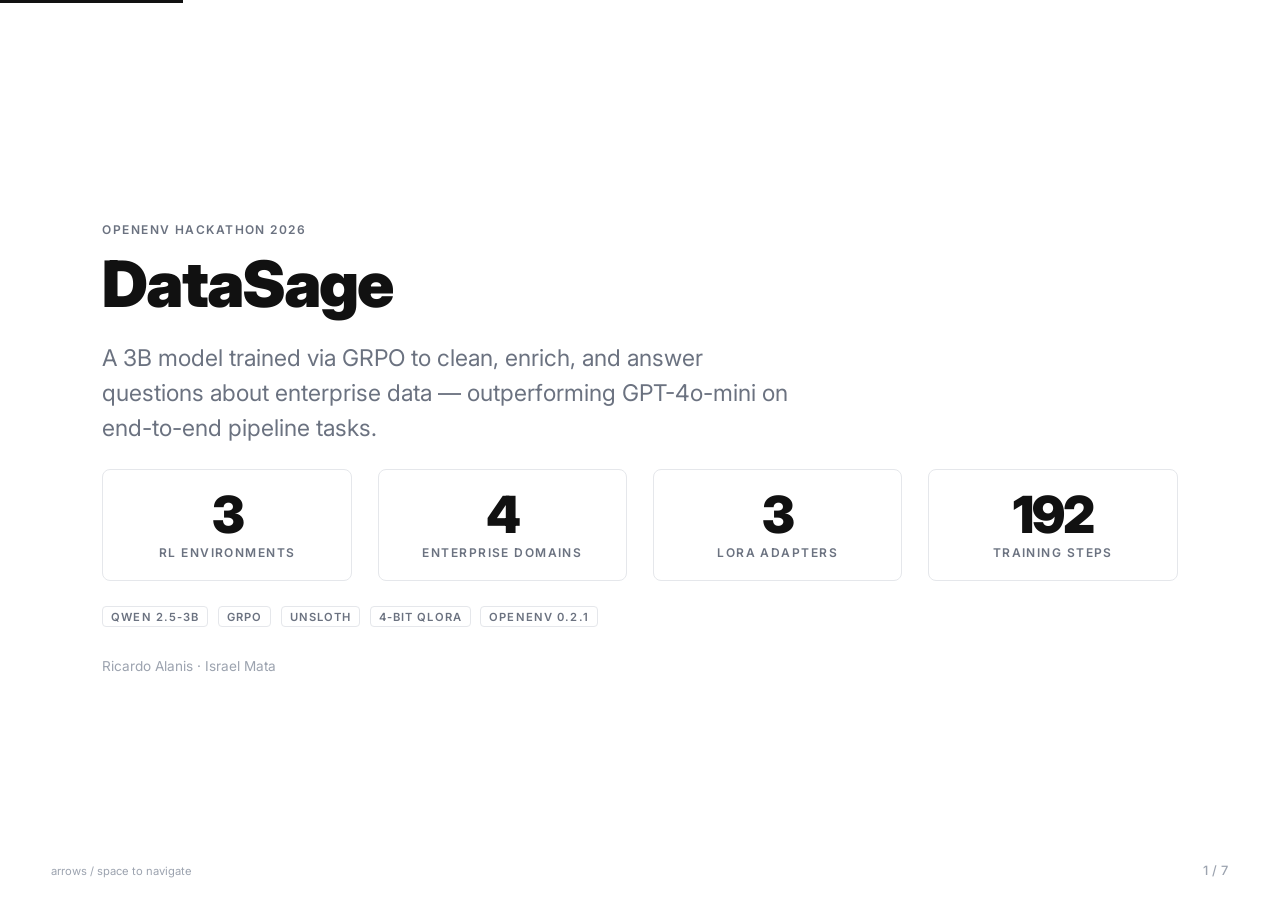
<file: presentation.html>
<!DOCTYPE html>
<html lang="en">
<head>
<meta charset="UTF-8">
<meta name="viewport" content="width=device-width, initial-scale=1.0">
<title>DataSage — OpenEnv Hackathon 2026</title>
<style>
  @import url('https://fonts.googleapis.com/css2?family=Inter:wght@300;400;500;600;700;800;900&display=swap');

  *, *::before, *::after { margin: 0; padding: 0; box-sizing: border-box; }

  :root {
    --black: #111;
    --gray-700: #374151;
    --gray-500: #6b7280;
    --gray-400: #9ca3af;
    --gray-200: #e5e7eb;
    --gray-100: #f3f4f6;
    --accent: #111;
    --cleaning: #d97706;
    --enrichment: #dc2626;
    --answering: #2563eb;
    --green: #059669;
  }

  html { font-size: 16px; }

  body {
    font-family: 'Inter', -apple-system, sans-serif;
    background: #fff;
    color: var(--black);
    overflow: hidden;
    height: 100vh;
    width: 100vw;
  }

  /* ── Slide system ── */
  .deck { position: relative; width: 100vw; height: 100vh; }

  .slide {
    position: absolute;
    inset: 0;
    display: flex;
    flex-direction: column;
    justify-content: center;
    padding: 6vh 8vw;
    opacity: 0;
    pointer-events: none;
    transition: opacity 0.45s ease;
  }
  .slide.active {
    opacity: 1;
    pointer-events: auto;
  }

  /* ── Progress bar ── */
  .progress {
    position: fixed;
    top: 0; left: 0;
    height: 3px;
    background: var(--black);
    transition: width 0.4s ease;
    z-index: 100;
  }

  /* ── Slide counter ── */
  .counter {
    position: fixed;
    bottom: 2.5vh;
    right: 4vw;
    font-size: 0.8rem;
    font-weight: 500;
    color: var(--gray-400);
    z-index: 100;
    letter-spacing: 0.05em;
  }

  /* ── Nav hint ── */
  .nav-hint {
    position: fixed;
    bottom: 2.5vh;
    left: 4vw;
    font-size: 0.7rem;
    color: var(--gray-400);
    z-index: 100;
  }

  /* ── Typography ── */
  h1 {
    font-size: clamp(2.8rem, 5vw, 4.5rem);
    font-weight: 900;
    line-height: 1.05;
    letter-spacing: -0.03em;
    margin-bottom: 1.5rem;
  }
  h2 {
    font-size: clamp(2rem, 3.5vw, 3rem);
    font-weight: 800;
    line-height: 1.1;
    letter-spacing: -0.025em;
    margin-bottom: 1.2rem;
  }
  h3 {
    font-size: clamp(1.1rem, 1.8vw, 1.4rem);
    font-weight: 700;
    line-height: 1.3;
    margin-bottom: 0.6rem;
  }
  p, li {
    font-size: clamp(0.95rem, 1.4vw, 1.15rem);
    line-height: 1.6;
    color: var(--gray-700);
  }
  .subtitle {
    font-size: clamp(1.1rem, 1.8vw, 1.5rem);
    font-weight: 400;
    color: var(--gray-500);
    line-height: 1.5;
    max-width: 50ch;
  }
  .big-number {
    font-size: clamp(3rem, 6vw, 5.5rem);
    font-weight: 900;
    letter-spacing: -0.04em;
    line-height: 1;
  }
  .label {
    font-size: 0.75rem;
    font-weight: 600;
    text-transform: uppercase;
    letter-spacing: 0.12em;
    color: var(--gray-500);
  }
  .tag {
    display: inline-block;
    font-size: 0.7rem;
    font-weight: 600;
    text-transform: uppercase;
    letter-spacing: 0.1em;
    padding: 0.25em 0.7em;
    border: 1.5px solid var(--gray-200);
    border-radius: 4px;
    color: var(--gray-500);
    margin-right: 0.5em;
    margin-bottom: 0.4em;
  }

  /* ── Layout helpers ── */
  .row { display: flex; gap: 3vw; align-items: flex-start; }
  .col { flex: 1; min-width: 0; }
  .col-narrow { flex: 0 0 38%; }
  .col-wide { flex: 0 0 58%; }
  .gap-sm { gap: 1.5vw; }
  .mt-1 { margin-top: 0.8rem; }
  .mt-2 { margin-top: 1.5rem; }
  .mt-3 { margin-top: 2.5rem; }
  .mb-1 { margin-bottom: 0.8rem; }

  /* ── Pipeline diagram ── */
  .pipeline-flow {
    display: flex;
    align-items: center;
    gap: 0;
    margin: 2rem 0;
  }
  .pipeline-stage {
    flex: 1;
    padding: 1.5rem 1.2rem;
    border: 2px solid;
    border-radius: 8px;
    text-align: center;
    position: relative;
  }
  .pipeline-stage h3 { margin-bottom: 0.3rem; font-size: 1rem; }
  .pipeline-stage p { font-size: 0.8rem; color: var(--gray-500); margin: 0; }
  .pipeline-stage .stage-metric {
    font-size: 1.6rem;
    font-weight: 800;
    margin-top: 0.5rem;
    line-height: 1;
  }
  .pipeline-arrow {
    font-size: 1.5rem;
    color: var(--gray-400);
    flex-shrink: 0;
    padding: 0 0.5rem;
  }
  .stage-cleaning { border-color: var(--cleaning); }
  .stage-cleaning .stage-metric { color: var(--cleaning); }
  .stage-enrichment { border-color: var(--enrichment); }
  .stage-enrichment .stage-metric { color: var(--enrichment); }
  .stage-answering { border-color: var(--answering); }
  .stage-answering .stage-metric { color: var(--answering); }
  .stage-insight { border-color: var(--green); background: var(--green); color: #fff; }
  .stage-insight p { color: rgba(255,255,255,0.8); }
  .stage-insight .stage-metric { color: #fff; }

  .domains-row {
    display: flex;
    gap: 0.5rem;
    justify-content: center;
    margin-top: 1.5rem;
  }
  .domain-chip {
    font-size: 0.75rem;
    font-weight: 600;
    padding: 0.35em 1em;
    border: 1.5px solid var(--gray-200);
    border-radius: 100px;
    color: var(--gray-700);
  }

  /* ── Bar chart ── */
  .chart-group { margin-bottom: 1.8rem; }
  .chart-group-title {
    font-size: 0.75rem;
    font-weight: 600;
    text-transform: uppercase;
    letter-spacing: 0.1em;
    color: var(--gray-500);
    margin-bottom: 0.6rem;
  }
  .bar-row {
    display: flex;
    align-items: center;
    margin-bottom: 0.45rem;
    height: 1.8rem;
  }
  .bar-label {
    width: 130px;
    font-size: 0.78rem;
    font-weight: 500;
    color: var(--gray-700);
    text-align: right;
    padding-right: 1rem;
    flex-shrink: 0;
    white-space: nowrap;
  }
  .bar-track {
    flex: 1;
    height: 100%;
    background: var(--gray-100);
    border-radius: 4px;
    overflow: hidden;
    position: relative;
  }
  .bar-fill {
    height: 100%;
    border-radius: 4px;
    transition: width 0.8s cubic-bezier(0.25, 0.46, 0.45, 0.94);
    display: flex;
    align-items: center;
    padding-right: 0.6rem;
    justify-content: flex-end;
    min-width: 2.5rem;
  }
  .bar-value {
    font-size: 0.72rem;
    font-weight: 700;
    color: #fff;
    white-space: nowrap;
  }
  .bar-value-outside {
    font-size: 0.72rem;
    font-weight: 700;
    margin-left: 0.5rem;
    flex-shrink: 0;
  }

  /* ── Stat cards ── */
  .stats-row {
    display: flex;
    gap: 2vw;
    margin: 1.5rem 0;
  }
  .stat-card {
    flex: 1;
    padding: 1.2rem 1.5rem;
    border: 1.5px solid var(--gray-200);
    border-radius: 8px;
    text-align: center;
  }
  .stat-card .big-number {
    font-size: clamp(2rem, 4vw, 3.2rem);
  }
  .stat-card .label {
    margin-top: 0.3rem;
  }

  /* ── Comparison table ── */
  .comp-table {
    width: 100%;
    border-collapse: collapse;
    margin-top: 1rem;
    font-size: 0.9rem;
  }
  .comp-table th {
    text-align: left;
    font-weight: 600;
    font-size: 0.72rem;
    text-transform: uppercase;
    letter-spacing: 0.08em;
    color: var(--gray-500);
    padding: 0.6rem 1rem;
    border-bottom: 2px solid var(--black);
  }
  .comp-table td {
    padding: 0.7rem 1rem;
    border-bottom: 1px solid var(--gray-200);
    font-variant-numeric: tabular-nums;
  }
  .comp-table tr.highlight td {
    font-weight: 700;
    background: var(--gray-100);
  }
  .comp-table .winner {
    font-weight: 800;
  }

  /* ── Links grid ── */
  .links-grid {
    display: grid;
    grid-template-columns: 1fr 1fr;
    gap: 1rem;
    margin-top: 1.5rem;
  }
  .link-card {
    padding: 1.2rem 1.5rem;
    border: 1.5px solid var(--gray-200);
    border-radius: 8px;
    text-decoration: none;
    color: var(--black);
    transition: border-color 0.2s, background 0.2s;
  }
  .link-card:hover {
    border-color: var(--black);
    background: var(--gray-100);
  }
  .link-card h3 { font-size: 0.95rem; margin-bottom: 0.2rem; }
  .link-card p { font-size: 0.78rem; color: var(--gray-500); margin: 0; }
  .link-card .link-url {
    font-size: 0.72rem;
    color: var(--gray-400);
    margin-top: 0.4rem;
    font-family: 'SF Mono', 'Fira Code', monospace;
    word-break: break-all;
  }

  /* ── Key insight callout ── */
  .callout {
    border-left: 4px solid var(--black);
    padding: 1rem 1.5rem;
    background: var(--gray-100);
    border-radius: 0 6px 6px 0;
    margin: 1.5rem 0;
  }
  .callout p {
    font-size: clamp(0.95rem, 1.3vw, 1.1rem);
    font-weight: 500;
    color: var(--black);
    font-style: italic;
  }

  /* ── Before/After ── */
  .before-after {
    display: flex;
    gap: 2rem;
    align-items: stretch;
    margin: 1.5rem 0;
  }
  .ba-card {
    flex: 1;
    padding: 1.5rem;
    border-radius: 8px;
    border: 1.5px solid var(--gray-200);
  }
  .ba-card.before { }
  .ba-card.after { border-color: var(--black); background: var(--gray-100); }
  .ba-card h3 { font-size: 0.8rem; text-transform: uppercase; letter-spacing: 0.1em; color: var(--gray-500); margin-bottom: 0.8rem; }
  .ba-card .ba-number { font-size: 2.5rem; font-weight: 900; line-height: 1; margin-bottom: 0.3rem; }
  .ba-card .ba-detail { font-size: 0.85rem; color: var(--gray-500); }

  /* ── Persona pills ── */
  .persona-row {
    display: flex;
    gap: 1rem;
    margin-top: 1rem;
  }
  .persona-pill {
    flex: 1;
    text-align: center;
    padding: 0.8rem;
    border: 1.5px solid var(--gray-200);
    border-radius: 8px;
  }
  .persona-pill .persona-name { font-size: 0.78rem; font-weight: 600; color: var(--gray-500); text-transform: uppercase; letter-spacing: 0.08em; }
  .persona-pill .persona-score { font-size: 1.8rem; font-weight: 800; margin-top: 0.2rem; }
  .persona-pill .persona-base { font-size: 0.72rem; color: var(--gray-400); }

  /* ── Training spec ── */
  .spec-grid {
    display: grid;
    grid-template-columns: repeat(3, 1fr);
    gap: 0.8rem;
    margin-top: 1rem;
  }
  .spec-item {
    padding: 0.8rem;
    background: var(--gray-100);
    border-radius: 6px;
  }
  .spec-item .label { font-size: 0.65rem; margin-bottom: 0.2rem; }
  .spec-item .spec-value { font-size: 0.95rem; font-weight: 700; }
</style>
</head>
<body>

<div class="progress" id="progress"></div>
<div class="counter" id="counter"></div>
<div class="nav-hint">arrows / space to navigate</div>

<div class="deck" id="deck">

<!-- ████████ SLIDE 1: TITLE ████████ -->
<div class="slide active" data-slide="0">
  <div>
    <div class="label mb-1">OpenEnv Hackathon 2026</div>
    <h1>DataSage</h1>
    <p class="subtitle">
      A 3B model trained via GRPO to clean, enrich, and answer questions about enterprise data
      &mdash; outperforming GPT-4o-mini on end-to-end pipeline tasks.
    </p>

    <div class="stats-row mt-3">
      <div class="stat-card">
        <div class="big-number">3</div>
        <div class="label">RL Environments</div>
      </div>
      <div class="stat-card">
        <div class="big-number">4</div>
        <div class="label">Enterprise Domains</div>
      </div>
      <div class="stat-card">
        <div class="big-number">3</div>
        <div class="label">LoRA Adapters</div>
      </div>
      <div class="stat-card">
        <div class="big-number">192</div>
        <div class="label">Training Steps</div>
      </div>
    </div>

    <div class="mt-2">
      <span class="tag">Qwen 2.5-3B</span>
      <span class="tag">GRPO</span>
      <span class="tag">Unsloth</span>
      <span class="tag">4-bit QLoRA</span>
      <span class="tag">OpenEnv 0.2.1</span>
    </div>

    <p class="mt-2" style="font-size: 0.85rem; color: var(--gray-400);">Ricardo Alanis &middot; Israel Mata</p>
  </div>
</div>

<!-- ████████ SLIDE 2: THE THESIS ████████ -->
<div class="slide" data-slide="1">
  <div>
    <div class="label mb-1">The Thesis</div>
    <h2>Full-Stack Data Science<br>with Agentic Pipelines</h2>

    <p class="subtitle" style="max-width: 60ch;">
      AI agents absorb the mechanical breadth so one human can go deep on what matters &mdash;
      asking the right question, interpreting results, making decisions.
    </p>

    <div class="before-after mt-3">
      <div class="ba-card before">
        <h3>Before</h3>
        <div class="ba-number">23 days</div>
        <div class="ba-detail">5 people &middot; question to insight</div>
        <div class="ba-detail" style="margin-top:0.5rem;">80% of time spent on plumbing: SQL, cleaning, formatting, pipelines</div>
      </div>
      <div class="ba-card after">
        <h3>After &mdash; with DataSage</h3>
        <div class="ba-number">2&ndash;4 hrs</div>
        <div class="ba-detail">1 person + agents &middot; validated insight</div>
        <div class="ba-detail" style="margin-top:0.5rem;">Human defines the question &amp; quality gates. Agents handle execution.</div>
      </div>
    </div>

    <div class="callout">
      <p>"The question is not how many data scientists you need. It's how many questions one data scientist can answer."</p>
    </div>
  </div>
</div>

<!-- ████████ SLIDE 3: THE PIPELINE ████████ -->
<div class="slide" data-slide="2">
  <div>
    <div class="label mb-1">Architecture</div>
    <h2>Three-Stage Medallion Pipeline</h2>

    <div class="pipeline-flow">
      <div class="pipeline-stage stage-cleaning">
        <h3>Cleaning</h3>
        <p>Bronze &rarr; Silver</p>
        <div class="stage-metric">0.962</div>
        <p>DQ Score</p>
        <p style="margin-top:0.4rem; font-size:0.7rem;">15 steps &middot; 6 ops</p>
      </div>
      <div class="pipeline-arrow">&rarr;</div>
      <div class="pipeline-stage stage-enrichment">
        <h3>Enrichment</h3>
        <p>Silver &rarr; Gold</p>
        <div class="stage-metric">0.200</div>
        <p>Coverage</p>
        <p style="margin-top:0.4rem; font-size:0.7rem;">12 steps &middot; 20 sources</p>
      </div>
      <div class="pipeline-arrow">&rarr;</div>
      <div class="pipeline-stage stage-answering">
        <h3>Answering</h3>
        <p>Gold &rarr; Insight</p>
        <div class="stage-metric">0.661</div>
        <p>Reward</p>
        <p style="margin-top:0.4rem; font-size:0.7rem;">Persona-aligned</p>
      </div>
      <div class="pipeline-arrow">&rarr;</div>
      <div class="pipeline-stage stage-insight">
        <h3>E2E</h3>
        <p>Pipeline Score</p>
        <div class="stage-metric">0.613</div>
        <p>#1 overall</p>
      </div>
    </div>

    <div class="domains-row">
      <div class="domain-chip">HR Analytics</div>
      <div class="domain-chip">Sales CRM</div>
      <div class="domain-chip">Project Management</div>
      <div class="domain-chip">IT Operations</div>
    </div>

    <div class="row mt-3 gap-sm">
      <div class="col">
        <h3>Quality Gates at every boundary</h3>
        <p style="font-size:0.85rem;">If a gate fails, the pipeline pauses for human review. Deterministic guardrails inside probabilistic workflows.</p>
      </div>
      <div class="col">
        <h3>3 Personas shape the output</h3>
        <div class="persona-row" style="margin-top:0.5rem;">
          <div class="persona-pill">
            <div class="persona-name">Executive</div>
            <div class="persona-score">0.553</div>
          </div>
          <div class="persona-pill">
            <div class="persona-name">Manager</div>
            <div class="persona-score">0.793</div>
          </div>
          <div class="persona-pill">
            <div class="persona-name">IC</div>
            <div class="persona-score">0.746</div>
          </div>
        </div>
      </div>
    </div>
  </div>
</div>

<!-- ████████ SLIDE 4: ENVIRONMENT DETAILS ████████ -->
<div class="slide" data-slide="3">
  <div>
    <div class="label mb-1">Environment Design</div>
    <h2>How Each Stage Works</h2>

    <div class="row" style="gap:2vw; margin-top:1.5rem;">
      <!-- CLEANING -->
      <div class="col" style="border:2px solid var(--cleaning); border-radius:10px; padding:1.2rem;">
        <h3 style="color:var(--cleaning); font-size:0.95rem; margin-bottom:0.5rem;">Stage 1: Cleaning</h3>
        <p style="font-size:0.75rem; margin-bottom:0.6rem;">50-row corrupted dataset &rarr; up to 15 sequential fix actions</p>

        <div style="font-size:0.7rem; margin-bottom:0.5rem;">
          <div class="label" style="font-size:0.6rem; margin-bottom:0.3rem;">6 Operations</div>
          <span class="tag" style="font-size:0.6rem; padding:0.15em 0.5em;">fill_null</span>
          <span class="tag" style="font-size:0.6rem; padding:0.15em 0.5em;">fix_type</span>
          <span class="tag" style="font-size:0.6rem; padding:0.15em 0.5em;">remove_duplicate</span>
          <span class="tag" style="font-size:0.6rem; padding:0.15em 0.5em;">standardize</span>
          <span class="tag" style="font-size:0.6rem; padding:0.15em 0.5em;">trim</span>
          <span class="tag" style="font-size:0.6rem; padding:0.15em 0.5em;">correct_typo</span>
        </div>

        <div style="font-size:0.7rem; margin-bottom:0.4rem;">
          <div class="label" style="font-size:0.6rem; margin-bottom:0.2rem;">Corruptions (15% rate)</div>
          <span style="color:var(--gray-500);">Nulls &middot; Type mismatches &middot; Typos &middot; Duplicates &middot; Whitespace</span>
        </div>

        <div style="background:var(--gray-100); border-radius:6px; padding:0.6rem; font-size:0.68rem; font-family:monospace; margin-bottom:0.4rem;">
          <div style="color:var(--gray-500); font-size:0.6rem; margin-bottom:0.2rem;">REWARD</div>
          0.50 &times; DQ<sub>after</sub> + 0.50 &times; min(&Delta; &times; 5, 1.0)
        </div>
        <div style="background:var(--gray-100); border-radius:6px; padding:0.6rem; font-size:0.68rem; font-family:monospace;">
          <div style="color:var(--gray-500); font-size:0.6rem; margin-bottom:0.2rem;">DQ SCORE</div>
          0.40 &times; completeness + 0.35 &times; consistency + 0.25 &times; uniqueness
        </div>
        <p style="font-size:0.65rem; color:var(--gray-400); margin-top:0.4rem;">Ends: DQ &gt; 0.95 or step &ge; 15</p>
      </div>

      <!-- ENRICHMENT -->
      <div class="col" style="border:2px solid var(--enrichment); border-radius:10px; padding:1.2rem;">
        <h3 style="color:var(--enrichment); font-size:0.95rem; margin-bottom:0.5rem;">Stage 2: Enrichment</h3>
        <p style="font-size:0.75rem; margin-bottom:0.6rem;">Clean dataset &rarr; add derived fields from 20 domain sources</p>

        <div style="font-size:0.7rem; margin-bottom:0.5rem;">
          <div class="label" style="font-size:0.6rem; margin-bottom:0.3rem;">5 sources per domain (20 total)</div>
          <table style="font-size:0.65rem; width:100%; border-collapse:collapse;">
            <tr style="border-bottom:1px solid var(--gray-200);">
              <td style="padding:0.2rem 0; font-weight:600; width:35px;">HR</td>
              <td style="padding:0.2rem 0; color:var(--gray-500);">salary_band, tenure_risk, flight_risk_score...</td>
            </tr>
            <tr style="border-bottom:1px solid var(--gray-200);">
              <td style="padding:0.2rem 0; font-weight:600;">Sales</td>
              <td style="padding:0.2rem 0; color:var(--gray-500);">deal_size_category, velocity_score, win_prob...</td>
            </tr>
            <tr style="border-bottom:1px solid var(--gray-200);">
              <td style="padding:0.2rem 0; font-weight:600;">PM</td>
              <td style="padding:0.2rem 0; color:var(--gray-500);">schedule_risk, burndown_rate, delay_prob...</td>
            </tr>
            <tr>
              <td style="padding:0.2rem 0; font-weight:600;">IT Ops</td>
              <td style="padding:0.2rem 0; color:var(--gray-500);">sla_compliance, mttr_band, severity_score...</td>
            </tr>
          </table>
        </div>

        <div style="background:var(--gray-100); border-radius:6px; padding:0.6rem; font-size:0.68rem; font-family:monospace;">
          <div style="color:var(--gray-500); font-size:0.6rem; margin-bottom:0.2rem;">REWARD</div>
          coverage = fields_added / total_available
        </div>
        <p style="font-size:0.65rem; color:var(--gray-400); margin-top:0.4rem;">Ends: coverage &gt; 0.80 or step &ge; 12</p>
      </div>

      <!-- ANSWERING -->
      <div class="col" style="border:2px solid var(--answering); border-radius:10px; padding:1.2rem;">
        <h3 style="color:var(--answering); font-size:0.95rem; margin-bottom:0.5rem;">Stage 3: Answering</h3>
        <p style="font-size:0.75rem; margin-bottom:0.6rem;">Enriched data + persona + question &rarr; cited analytical answer</p>

        <div style="font-size:0.7rem; margin-bottom:0.5rem;">
          <div class="label" style="font-size:0.6rem; margin-bottom:0.3rem;">3 Personas</div>
          <table style="font-size:0.65rem; width:100%; border-collapse:collapse;">
            <tr style="border-bottom:1px solid var(--gray-200);">
              <td style="padding:0.2rem 0; font-weight:600; width:60px;">Executive</td>
              <td style="padding:0.2rem 0; color:var(--gray-500);">ROI, revenue, trend, margin, portfolio</td>
            </tr>
            <tr style="border-bottom:1px solid var(--gray-200);">
              <td style="padding:0.2rem 0; font-weight:600;">Manager</td>
              <td style="padding:0.2rem 0; color:var(--gray-500);">team, performance, bottleneck, SLA</td>
            </tr>
            <tr>
              <td style="padding:0.2rem 0; font-weight:600;">IC</td>
              <td style="padding:0.2rem 0; color:var(--gray-500);">my, next step, deadline, assigned</td>
            </tr>
          </table>
        </div>

        <div style="background:var(--gray-100); border-radius:6px; padding:0.6rem; font-size:0.68rem; font-family:monospace; margin-bottom:0.4rem;">
          <div style="color:var(--gray-500); font-size:0.6rem; margin-bottom:0.2rem;">REWARD</div>
          0.30 &times; faithfulness + 0.70 &times; persona_alignment
        </div>
        <div style="font-size:0.65rem; color:var(--gray-500);">
          <strong>Faithfulness:</strong> cited column validity + sample value refs<br>
          <strong>Persona:</strong> keyword hits + formality + anti-keyword penalty
        </div>
        <p style="font-size:0.65rem; color:var(--gray-400); margin-top:0.4rem;">Single-step episode (1 action)</p>
      </div>
    </div>

    <div class="callout" style="margin-top:1.2rem; margin-bottom:0;">
      <p style="font-size:0.85rem;">"The challenge isn't any single step &mdash; it's that the model must learn 3 fundamentally different skills: diagnostic reasoning, knowledge application, and communication adaptation."</p>
    </div>
  </div>
</div>

<!-- ████████ SLIDE 5: FSDS CLEANING DEEP DIVE ████████ -->
<div class="slide" data-slide="4">
  <div>
    <div class="label mb-1">Focused Environment</div>
    <h2>FSDS Cleaning &mdash; Deep Dive</h2>
    <p style="font-size:0.9rem; color:var(--gray-500); margin-bottom:1.2rem;">A standalone cleaning environment with curriculum learning, structured noise, and 6 quality gates.</p>

    <div class="row" style="gap:2.5vw;">
      <div class="col" style="flex:0 0 48%;">
        <!-- Tasks -->
        <h3 style="font-size:0.85rem; margin-bottom:0.5rem;">3 Task Types</h3>
        <table class="comp-table" style="font-size:0.72rem; margin-top:0;">
          <tr>
            <th>Task</th>
            <th>Type</th>
            <th>Target</th>
          </tr>
          <tr>
            <td style="font-weight:600;">ecommerce_mobile</td>
            <td>Classification</td>
            <td><code style="font-size:0.68rem;">converted</code></td>
          </tr>
          <tr>
            <td style="font-weight:600;">subscription_churn</td>
            <td>Classification</td>
            <td><code style="font-size:0.68rem;">churned</code></td>
          </tr>
          <tr>
            <td style="font-weight:600;">delivery_eta</td>
            <td>Regression</td>
            <td><code style="font-size:0.68rem;">delivery_time_minutes</code></td>
          </tr>
        </table>

        <!-- Noise Profiles -->
        <h3 style="font-size:0.85rem; margin-top:1rem; margin-bottom:0.5rem;">Noise Injection Profiles</h3>
        <table class="comp-table" style="font-size:0.68rem; margin-top:0;">
          <tr>
            <th>Profile</th>
            <th>Missing</th>
            <th>Dups</th>
            <th>Outliers</th>
            <th>Drift</th>
          </tr>
          <tr>
            <td>Light</td><td>2%</td><td>2%</td><td>1%</td><td>3%</td>
          </tr>
          <tr>
            <td style="font-weight:600;">Medium</td><td>5%</td><td>3%</td><td>2%</td><td>6%</td>
          </tr>
          <tr>
            <td>Heavy</td><td>8%</td><td>5%</td><td>4%</td><td>10%</td>
          </tr>
        </table>

        <!-- 8 Operations -->
        <h3 style="font-size:0.85rem; margin-top:1rem; margin-bottom:0.4rem;">8 Cleaning Operations</h3>
        <div>
          <span class="tag" style="font-size:0.58rem; padding:0.15em 0.4em;">drop_duplicates</span>
          <span class="tag" style="font-size:0.58rem; padding:0.15em 0.4em;">replace_invalid_with_null</span>
          <span class="tag" style="font-size:0.58rem; padding:0.15em 0.4em;">cast_numeric</span>
          <span class="tag" style="font-size:0.58rem; padding:0.15em 0.4em;">cast_datetime</span>
          <span class="tag" style="font-size:0.58rem; padding:0.15em 0.4em;">impute_numeric</span>
          <span class="tag" style="font-size:0.58rem; padding:0.15em 0.4em;">impute_categorical</span>
          <span class="tag" style="font-size:0.58rem; padding:0.15em 0.4em;">normalize_categories</span>
          <span class="tag" style="font-size:0.58rem; padding:0.15em 0.4em;">clip_outliers_iqr</span>
        </div>
      </div>

      <div class="col">
        <!-- Reward Structure -->
        <h3 style="font-size:0.85rem; margin-bottom:0.5rem;">Multi-Signal Reward</h3>
        <div style="background:var(--gray-100); border-radius:6px; padding:0.8rem; font-family:monospace; font-size:0.68rem; margin-bottom:0.5rem;">
          <div style="color:var(--gray-500); font-size:0.6rem; margin-bottom:0.3rem;">PER-STEP</div>
          step_reward = max(quality_delta &minus; 0.02, &minus;0.15)
        </div>
        <div style="background:var(--gray-100); border-radius:6px; padding:0.8rem; font-family:monospace; font-size:0.68rem; margin-bottom:0.5rem;">
          <div style="color:var(--gray-500); font-size:0.6rem; margin-bottom:0.3rem;">QUALITY GATE BONUS</div>
          pass: +0.15 &nbsp;&nbsp;|&nbsp;&nbsp; fail: &minus;0.10
        </div>
        <div style="background:var(--gray-100); border-radius:6px; padding:0.8rem; font-family:monospace; font-size:0.68rem;">
          <div style="color:var(--gray-500); font-size:0.6rem; margin-bottom:0.3rem;">FINAL REWARD</div>
          0.45 &times; quality + 0.30 &times; gate_pass + 0.25 &times; op_coverage
        </div>

        <!-- 6 Quality Gates -->
        <h3 style="font-size:0.85rem; margin-top:1rem; margin-bottom:0.4rem;">6 Quality Gates</h3>
        <div style="font-size:0.7rem; color:var(--gray-700);">
          <div style="display:flex; gap:0.3rem; align-items:center; margin-bottom:0.25rem;"><span style="color:var(--green); font-weight:700;">1</span> No unresolved missing values</div>
          <div style="display:flex; gap:0.3rem; align-items:center; margin-bottom:0.25rem;"><span style="color:var(--green); font-weight:700;">2</span> No duplicate rows</div>
          <div style="display:flex; gap:0.3rem; align-items:center; margin-bottom:0.25rem;"><span style="color:var(--green); font-weight:700;">3</span> Data consistency (columns + target preserved)</div>
          <div style="display:flex; gap:0.3rem; align-items:center; margin-bottom:0.25rem;"><span style="color:var(--green); font-weight:700;">4</span> Row retention &ge; 85%</div>
          <div style="display:flex; gap:0.3rem; align-items:center; margin-bottom:0.25rem;"><span style="color:var(--green); font-weight:700;">5</span> Dtype alignment (all expected types match)</div>
          <div style="display:flex; gap:0.3rem; align-items:center;"><span style="color:var(--green); font-weight:700;">6</span> Stability probe (3-fold CV std &le; 0.15)</div>
        </div>

        <!-- Curriculum -->
        <h3 style="font-size:0.85rem; margin-top:1rem; margin-bottom:0.4rem;">Curriculum Scheduler</h3>
        <table class="comp-table" style="font-size:0.68rem; margin-top:0;">
          <tr>
            <th>Stage</th>
            <th>Noise</th>
            <th>Rows</th>
            <th>Steps</th>
            <th>Promote at</th>
          </tr>
          <tr>
            <td>Easy</td><td>Light</td><td>100</td><td>22</td><td>70%</td>
          </tr>
          <tr>
            <td style="font-weight:600;">Medium</td><td>Medium</td><td>500</td><td>18</td><td>65%</td>
          </tr>
          <tr>
            <td>Hard</td><td>Heavy</td><td>1,000</td><td>15</td><td>&mdash;</td>
          </tr>
        </table>
      </div>
    </div>
  </div>
</div>

<!-- ████████ SLIDE 6: RESULTS ████████ -->
<div class="slide" data-slide="5">
  <div>
    <div class="label mb-1">Measured Results</div>
    <h2>GRPO teaches a 3B model<br>to use the full pipeline</h2>

    <div class="row mt-2">
      <div class="col-wide">
        <!-- E2E comparison -->
        <div class="chart-group">
          <div class="chart-group-title">End-to-End Score (0.30 cleaning + 0.30 enrichment + 0.40 answering)</div>
          <div class="bar-row">
            <div class="bar-label" style="font-weight:700;">DataSage</div>
            <div class="bar-track">
              <div class="bar-fill" style="width:61.3%; background: var(--black);">
                <span class="bar-value">0.613</span>
              </div>
            </div>
          </div>
          <div class="bar-row">
            <div class="bar-label">GPT-4o-mini</div>
            <div class="bar-track">
              <div class="bar-fill" style="width:57.8%; background: var(--gray-400);">
                <span class="bar-value">0.578</span>
              </div>
            </div>
          </div>
          <div class="bar-row">
            <div class="bar-label">Qwen 2.5-3B base</div>
            <div class="bar-track">
              <div class="bar-fill" style="width:57.8%; background: var(--gray-400);">
                <span class="bar-value">0.578</span>
              </div>
            </div>
          </div>
          <div class="bar-row">
            <div class="bar-label">Qwen3-8B</div>
            <div class="bar-track">
              <div class="bar-fill" style="width:50.0%; background: var(--gray-400);">
                <span class="bar-value">0.500</span>
              </div>
            </div>
          </div>
        </div>

        <!-- Answering comparison -->
        <div class="chart-group">
          <div class="chart-group-title">Answering Reward &mdash; GRPO improvement: +15.3%</div>
          <div class="bar-row">
            <div class="bar-label">GPT-4o-mini</div>
            <div class="bar-track">
              <div class="bar-fill" style="width:71.2%; background: var(--gray-400);">
                <span class="bar-value">0.712</span>
              </div>
            </div>
          </div>
          <div class="bar-row">
            <div class="bar-label" style="font-weight:700;">DataSage</div>
            <div class="bar-track">
              <div class="bar-fill" style="width:66.1%; background: var(--answering);">
                <span class="bar-value">0.661</span>
              </div>
            </div>
          </div>
          <div class="bar-row">
            <div class="bar-label">Qwen 2.5-3B base</div>
            <div class="bar-track">
              <div class="bar-fill" style="width:57.3%; background: var(--gray-200);">
                <span class="bar-value" style="color:var(--gray-700);">0.573</span>
              </div>
            </div>
          </div>
          <div class="bar-row">
            <div class="bar-label">Qwen3-8B</div>
            <div class="bar-track">
              <div class="bar-fill" style="width:51.5%; background: var(--gray-200);">
                <span class="bar-value" style="color:var(--gray-700);">0.515</span>
              </div>
            </div>
          </div>
        </div>
      </div>

      <div class="col-narrow">
        <div class="callout" style="margin-top:0;">
          <p>"GPT-4o-mini answers better in isolation &mdash; but can't use enrichment tools. DataSage wins the full pipeline."</p>
        </div>

        <div style="margin-top:1.2rem;">
          <h3>Key insight</h3>
          <p style="font-size:0.85rem;">
            Enrichment coverage:<br>
            <strong>DataSage: 0.200</strong> vs GPT-4o-mini: 0.017
          </p>
          <p style="font-size:0.85rem; margin-top:0.5rem;">
            GRPO taught the 3B model to <strong>use all three stages</strong> &mdash;
            not just answer well, but clean and enrich data first.
          </p>
        </div>

        <div class="spec-grid" style="margin-top:1.2rem;">
          <div class="spec-item">
            <div class="label">Base</div>
            <div class="spec-value">Qwen 2.5-3B</div>
          </div>
          <div class="spec-item">
            <div class="label">Method</div>
            <div class="spec-value">GRPO</div>
          </div>
          <div class="spec-item">
            <div class="label">Quant</div>
            <div class="spec-value">4-bit QLoRA</div>
          </div>
          <div class="spec-item">
            <div class="label">LoRA r</div>
            <div class="spec-value">16</div>
          </div>
          <div class="spec-item">
            <div class="label">Epochs</div>
            <div class="spec-value">3</div>
          </div>
          <div class="spec-item">
            <div class="label">Steps</div>
            <div class="spec-value">192</div>
          </div>
        </div>
      </div>
    </div>
  </div>
</div>

<!-- ████████ SLIDE 7: FUTURE WORK ████████ -->
<div class="slide" data-slide="6">
  <div>
    <div class="label mb-1">What's Next</div>
    <h2>Future Work &amp; Resources</h2>

    <div class="row" style="gap:3vw;">
      <div class="col" style="flex: 0 0 55%;">
        <h3 style="margin-bottom:0.8rem;">Research-backed roadmap <span style="font-weight:400; color:var(--gray-400); font-size:0.8rem;">&mdash; 30+ papers, ~9.5 hrs for all quick wins</span></h3>

        <table class="comp-table" style="font-size:0.78rem;">
          <tr>
            <th>Improvement</th>
            <th>Stage</th>
            <th>Impact</th>
            <th>Effort</th>
          </tr>
          <tr>
            <td style="font-weight:600;">Downstream reward signal</td>
            <td>Pipeline</td>
            <td style="font-weight:700;">Very High</td>
            <td>1 hr</td>
          </tr>
          <tr>
            <td colspan="4" style="color:var(--gray-500); font-size:0.72rem; padding-top:0; border-bottom:none;">LLM-as-Judge propagates answer quality back to cleaning &amp; enrichment rewards</td>
          </tr>
          <tr>
            <td style="font-weight:600;">Multi-turn dialogue</td>
            <td>Answering</td>
            <td style="font-weight:700;">Very High</td>
            <td>2 hrs</td>
          </tr>
          <tr>
            <td colspan="4" style="color:var(--gray-500); font-size:0.72rem; padding-top:0; border-bottom:none;">Transforms single-step eval into true RL with clarifications &amp; refinement</td>
          </tr>
          <tr>
            <td style="font-weight:600;">Budget-constrained enrichment</td>
            <td>Enrichment</td>
            <td>High</td>
            <td>30 min</td>
          </tr>
          <tr>
            <td colspan="4" style="color:var(--gray-500); font-size:0.72rem; padding-top:0; border-bottom:none;">Limited budget turns coverage checklist into real optimization problem</td>
          </tr>
          <tr>
            <td style="font-weight:600;">Schema drift</td>
            <td>Cleaning</td>
            <td>High</td>
            <td>3 hrs</td>
          </tr>
          <tr>
            <td colspan="4" style="color:var(--gray-500); font-size:0.72rem; padding-top:0; border-bottom:none;">Columns rename/retype between episodes &mdash; aligns with Patronus AI prize</td>
          </tr>
          <tr>
            <td style="font-weight:600;">GDPO reward normalization</td>
            <td>Training</td>
            <td>High</td>
            <td>30 min</td>
          </tr>
          <tr>
            <td colspan="4" style="color:var(--gray-500); font-size:0.72rem; padding-top:0; border-bottom:none;">Per-reward normalization prevents training signal collapse in multi-objective GRPO</td>
          </tr>
        </table>
      </div>

      <div class="col">
        <h3 style="margin-bottom:0.6rem;">Live resources</h3>
        <div style="display:flex; flex-direction:column; gap:0.5rem;">
          <a class="link-card" href="https://ricalanis.github.io/openenv-hackaton/" target="_blank" style="padding:0.8rem 1rem;">
            <h3 style="font-size:0.85rem;">Results Dashboard</h3>
            <div class="link-url">ricalanis.github.io/openenv-hackaton</div>
          </a>
          <a class="link-card" href="https://github.com/ricalanis/openenv-hackaton" target="_blank" style="padding:0.8rem 1rem;">
            <h3 style="font-size:0.85rem;">Source Code</h3>
            <div class="link-url">github.com/ricalanis/openenv-hackaton</div>
          </a>
          <div style="display:grid; grid-template-columns:1fr 1fr; gap:0.5rem;">
            <a class="link-card" href="https://huggingface.co/spaces/ricalanis/datasage-cleaning" target="_blank" style="padding:0.6rem 0.8rem;">
              <h3 style="font-size:0.78rem; color:var(--cleaning);">Cleaning Env</h3>
              <div class="link-url" style="font-size:0.65rem;">HF Space</div>
            </a>
            <a class="link-card" href="https://huggingface.co/spaces/ricalanis/datasage-enrichment" target="_blank" style="padding:0.6rem 0.8rem;">
              <h3 style="font-size:0.78rem; color:var(--enrichment);">Enrichment Env</h3>
              <div class="link-url" style="font-size:0.65rem;">HF Space</div>
            </a>
            <a class="link-card" href="https://huggingface.co/spaces/ricalanis/datasage-answering" target="_blank" style="padding:0.6rem 0.8rem;">
              <h3 style="font-size:0.78rem; color:var(--answering);">Answering Env</h3>
              <div class="link-url" style="font-size:0.65rem;">HF Space</div>
            </a>
            <a class="link-card" href="https://huggingface.co/ricalanis/cleaning-grpo" target="_blank" style="padding:0.6rem 0.8rem;">
              <h3 style="font-size:0.78rem;">3 LoRA Models</h3>
              <div class="link-url" style="font-size:0.65rem;">HF Hub</div>
            </a>
          </div>
        </div>

        <div style="margin-top:1rem; text-align:center; padding:1rem; border:1.5px solid var(--gray-200); border-radius:8px;">
          <p style="font-size: 0.78rem; color: var(--gray-500); margin-bottom:0.4rem;">Built by</p>
          <p style="font-weight:700; font-size:0.95rem;">Ricardo Alanis</p>
          <p style="font-size:0.72rem; color:var(--gray-500);">CTO @ Fleet</p>
          <p style="font-weight:700; font-size:0.95rem; margin-top:0.3rem;">Israel Mata</p>
          <p style="font-size:0.72rem; color:var(--gray-500);">Nowports</p>
        </div>
      </div>
    </div>
  </div>
</div>

</div><!-- /deck -->

<script>
  const slides = document.querySelectorAll('.slide');
  const progress = document.getElementById('progress');
  const counter = document.getElementById('counter');
  const total = slides.length;
  let current = 0;

  function goTo(n) {
    if (n < 0 || n >= total) return;
    slides[current].classList.remove('active');
    current = n;
    slides[current].classList.add('active');
    progress.style.width = ((current + 1) / total * 100) + '%';
    counter.textContent = (current + 1) + ' / ' + total;
  }

  document.addEventListener('keydown', (e) => {
    if (e.key === 'ArrowRight' || e.key === ' ' || e.key === 'ArrowDown') {
      e.preventDefault();
      goTo(current + 1);
    } else if (e.key === 'ArrowLeft' || e.key === 'ArrowUp') {
      e.preventDefault();
      goTo(current - 1);
    } else if (e.key === 'Home') {
      goTo(0);
    } else if (e.key === 'End') {
      goTo(total - 1);
    }
  });

  // Touch/swipe support
  let touchStartX = 0;
  document.addEventListener('touchstart', (e) => { touchStartX = e.changedTouches[0].screenX; });
  document.addEventListener('touchend', (e) => {
    const dx = e.changedTouches[0].screenX - touchStartX;
    if (Math.abs(dx) > 50) {
      dx < 0 ? goTo(current + 1) : goTo(current - 1);
    }
  });

  // Click left/right halves
  document.addEventListener('click', (e) => {
    if (e.target.closest('a')) return;
    e.clientX > window.innerWidth / 2 ? goTo(current + 1) : goTo(current - 1);
  });

  // Init
  goTo(0);
</script>
</body>
</html>
</file>
